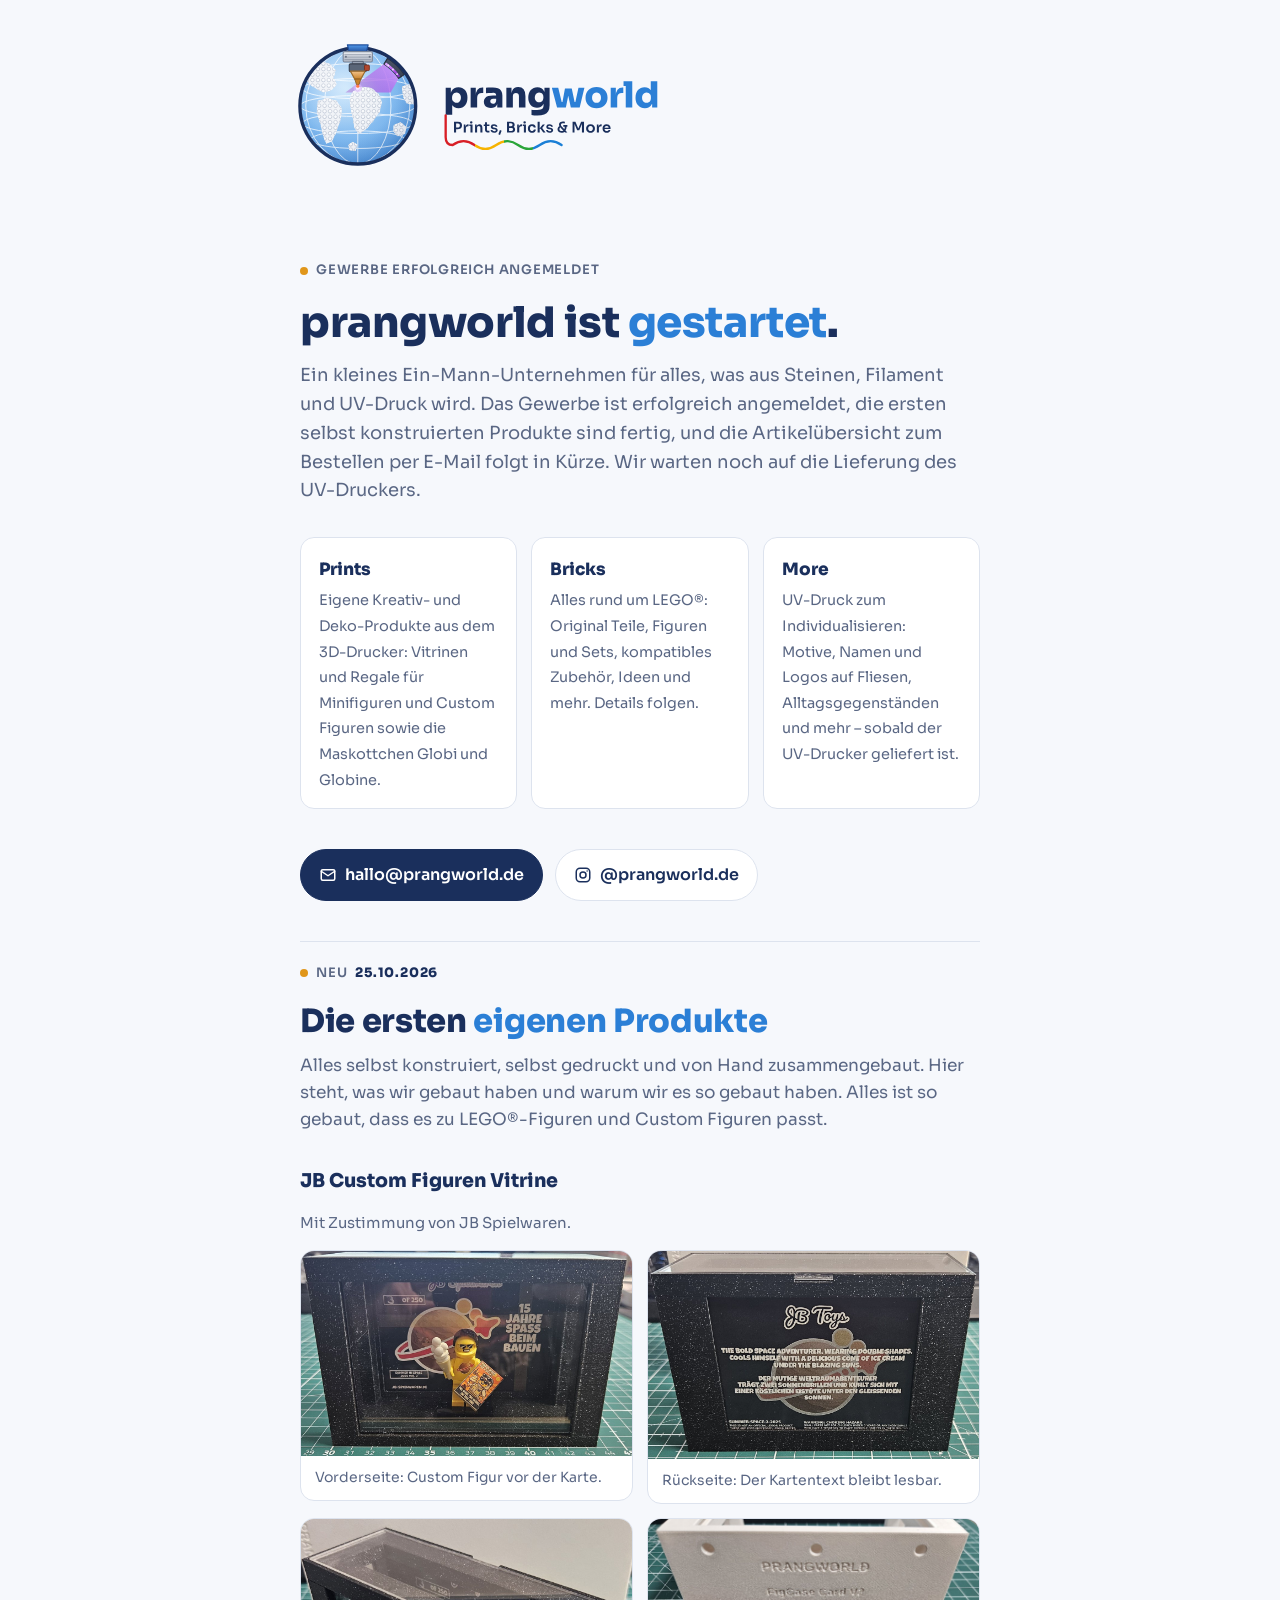
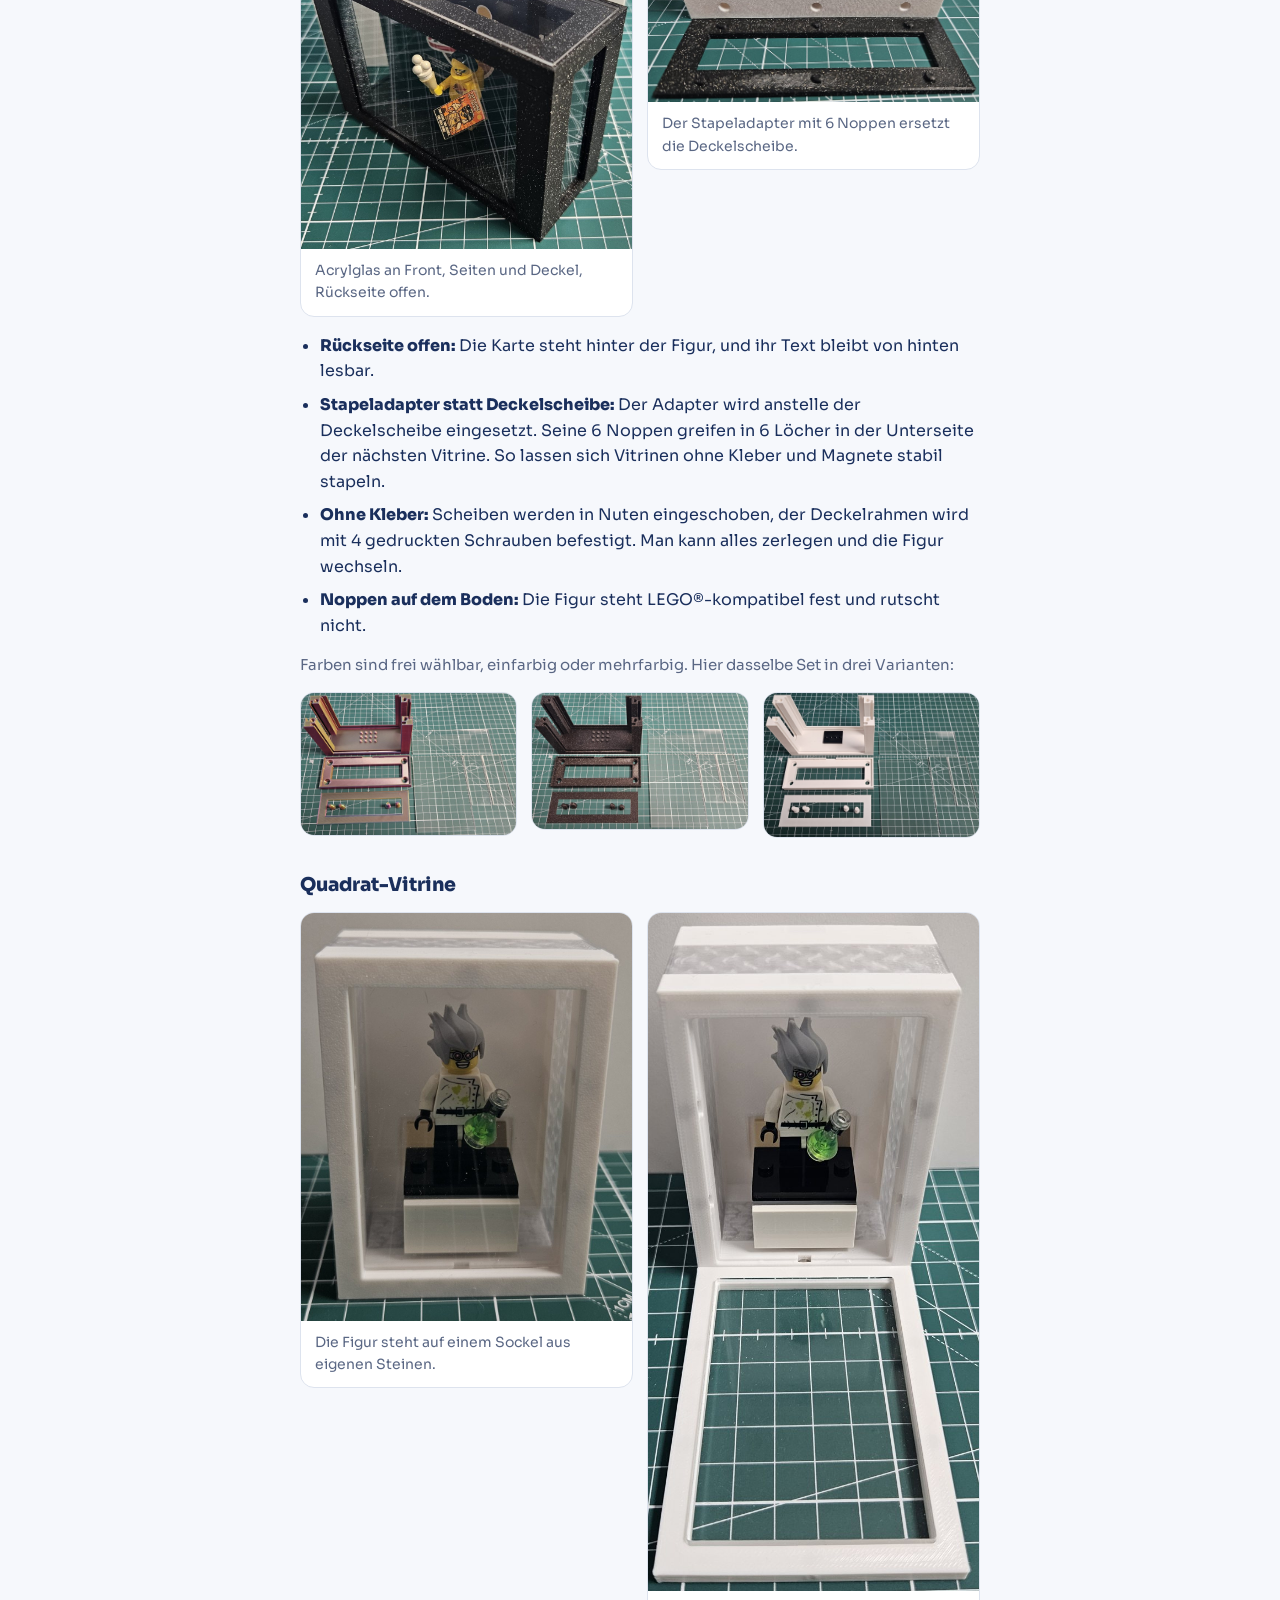
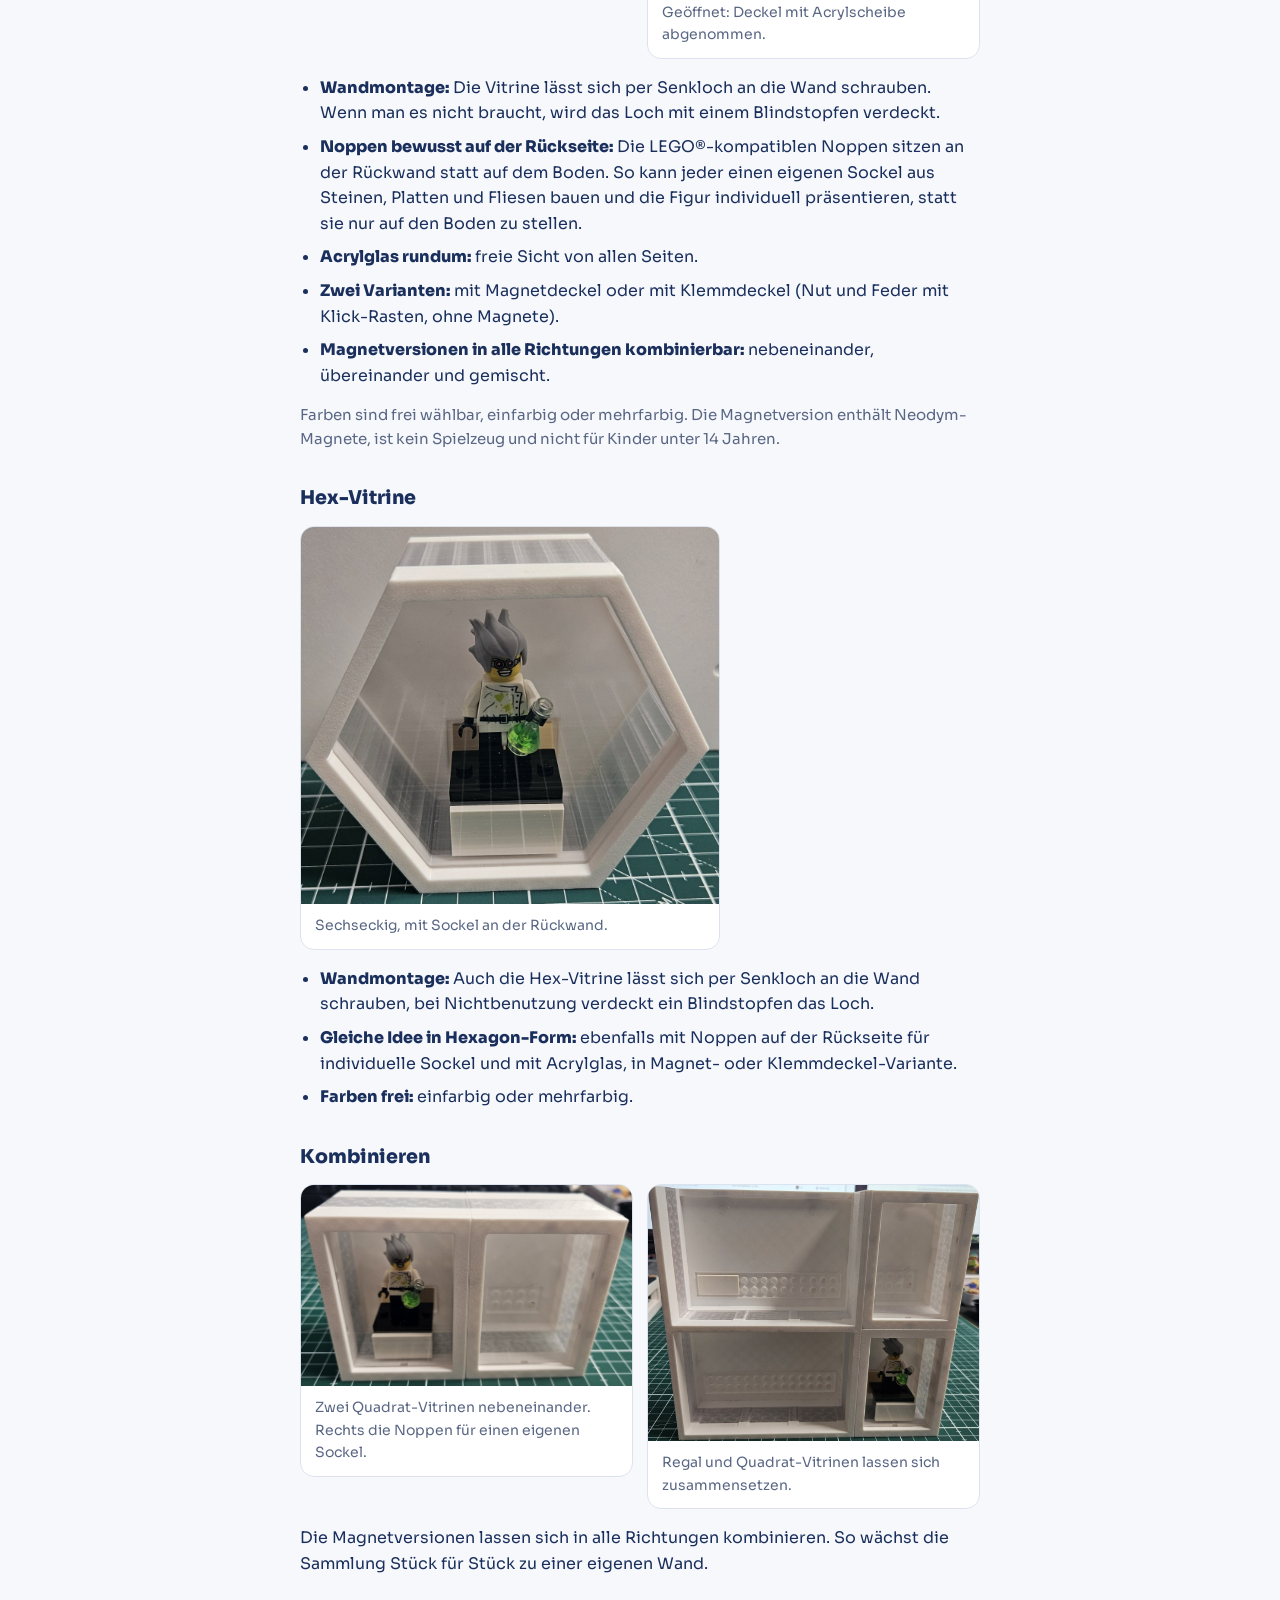
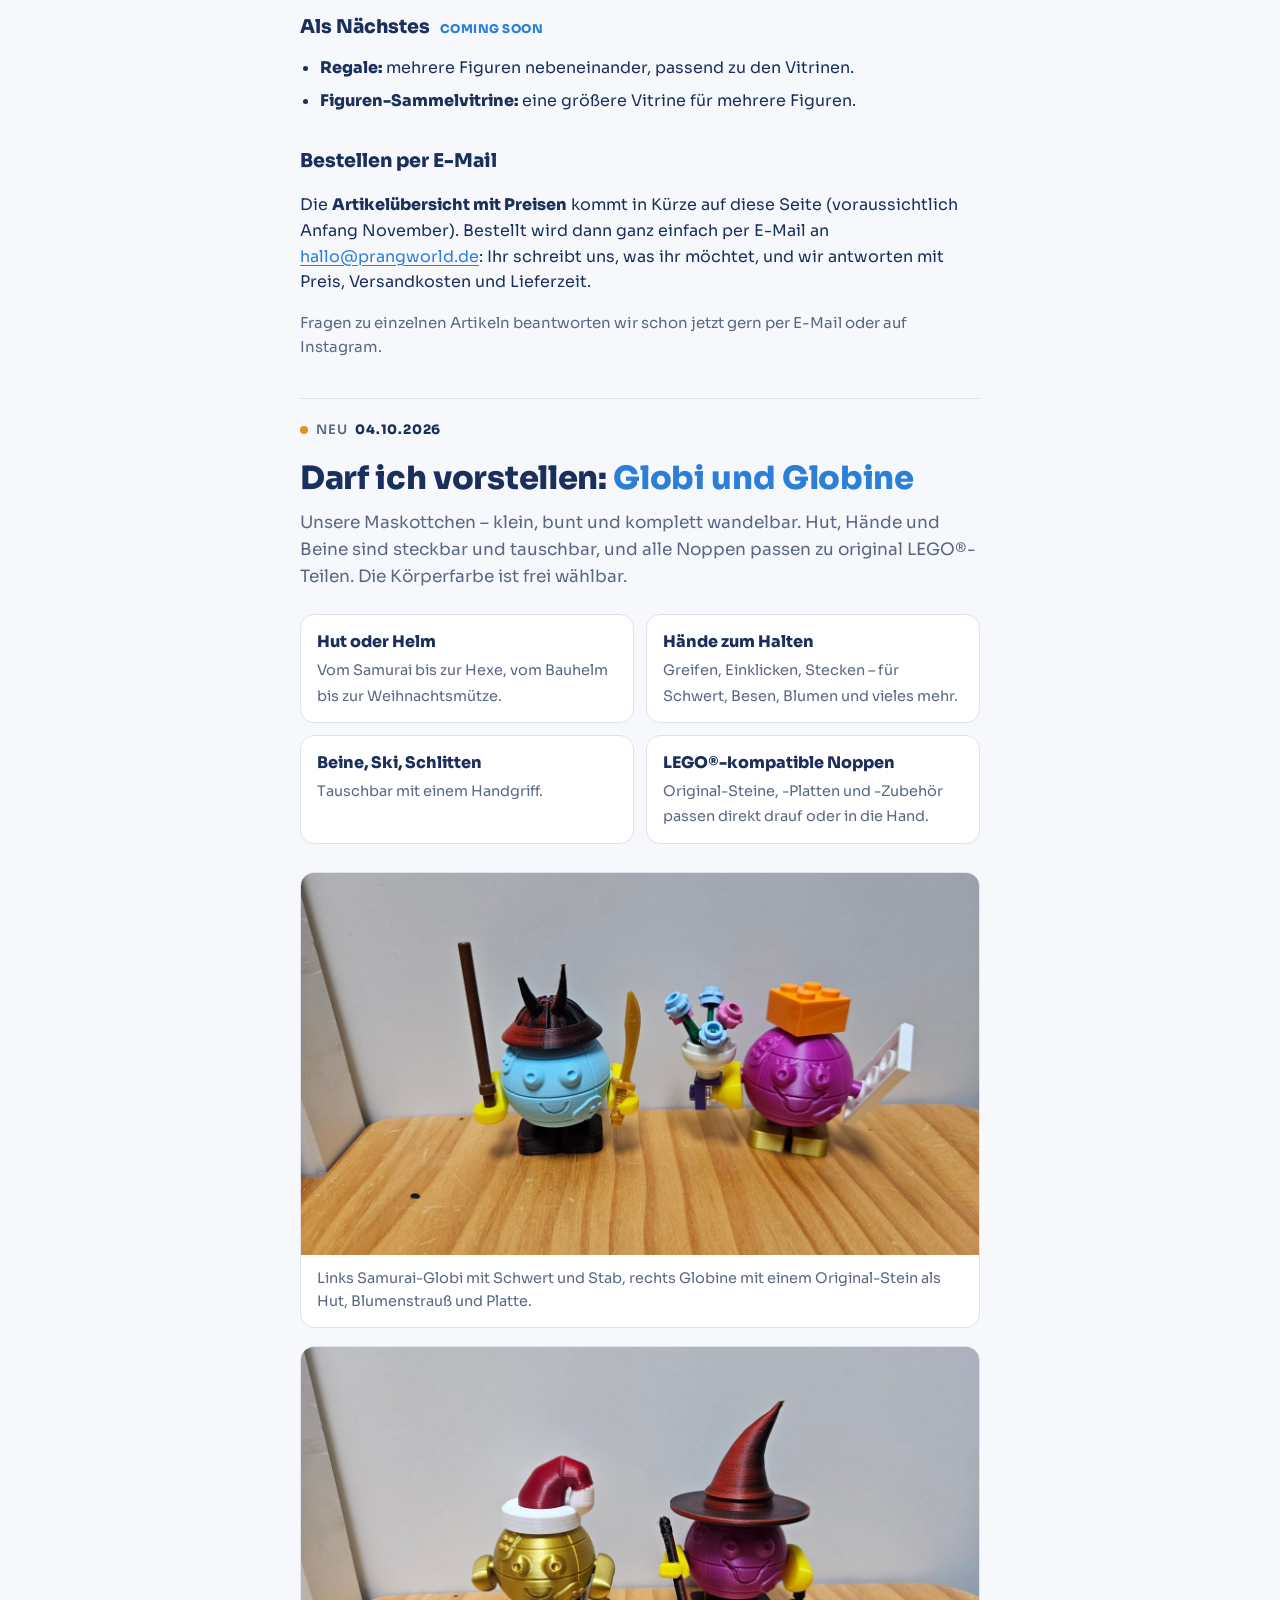
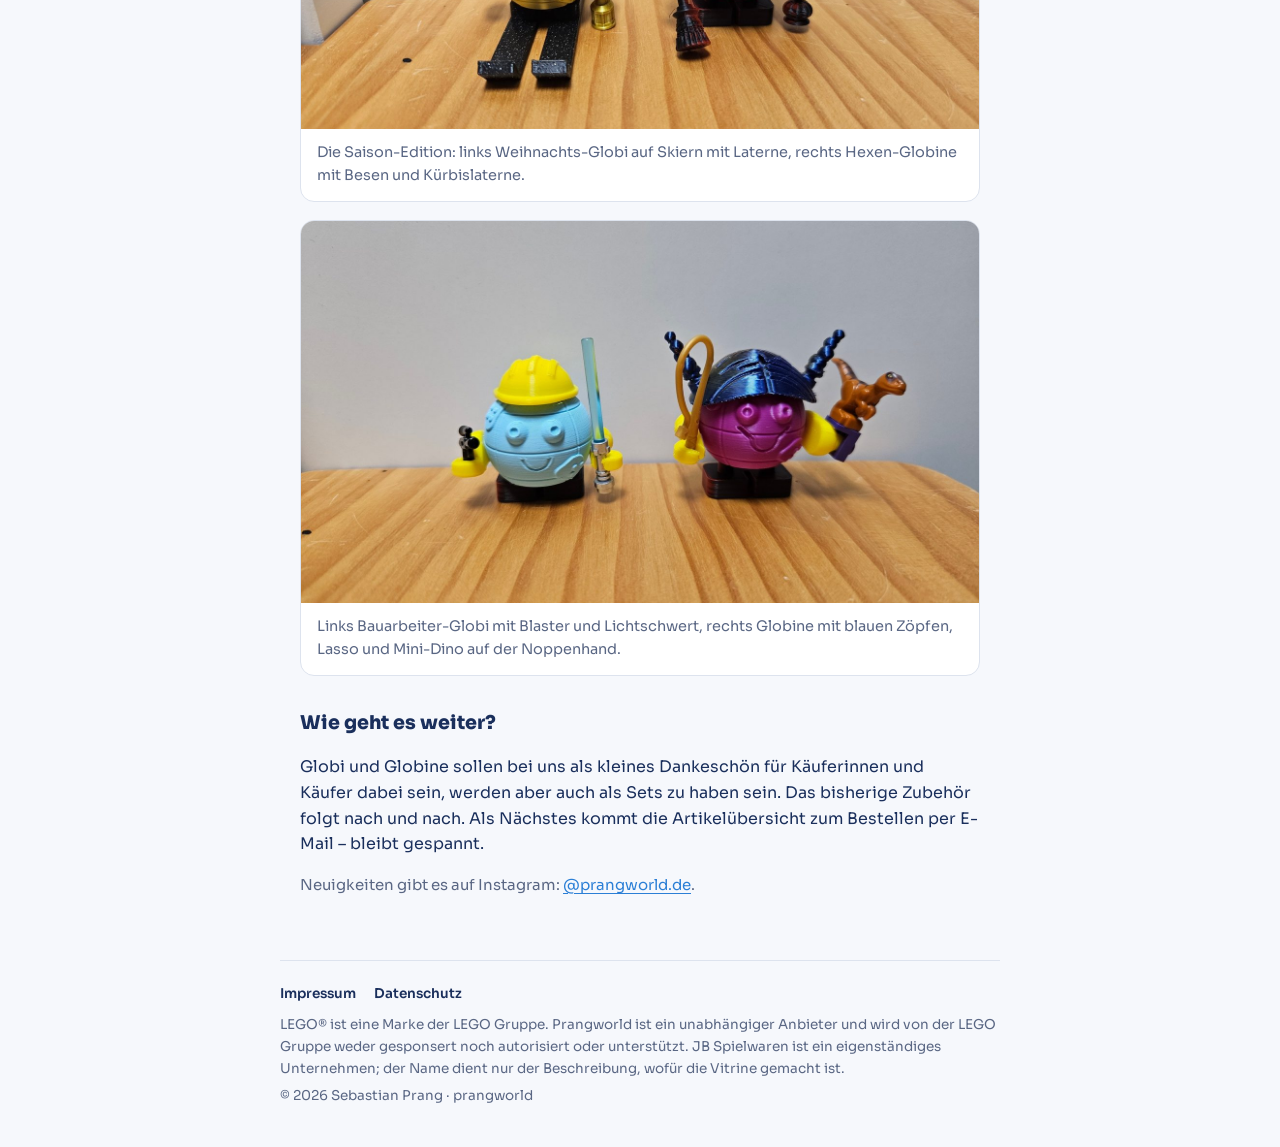
<file: index.html>
<!doctype html>
<html lang="de">
<head>
  <meta charset="utf-8">
  <meta name="viewport" content="width=device-width, initial-scale=1">
  <title>prangworld – Prints, Bricks &amp; More</title>
  <meta name="description" content="Prangworld ist gestartet: selbst konstruierte Vitrinen und Regale aus dem 3D-Drucker, die Maskottchen Globi und Globine mit LEGO®-kompatiblen Noppen und bald UV-Druck zum Individualisieren. Artikelübersicht zum Bestellen per E-Mail folgt in Kürze.">
  <link rel="canonical" href="https://prangworld.de/">
  <link rel="icon" href="assets/favicon.svg" type="image/svg+xml">
  <link rel="icon" href="assets/favicon-32.png" type="image/png" sizes="32x32">
  <link rel="apple-touch-icon" href="assets/apple-touch-icon.png">
  <meta property="og:title" content="prangworld – Prints, Bricks &amp; More">
  <meta property="og:description" content="3D-Druck · LEGO®-kompatibel · UV-Druck. Vitrinen, Regale, Globi und Globine. Die Artikelübersicht folgt in Kürze.">
  <meta property="og:image" content="https://prangworld.de/assets/og-image.png">
  <meta property="og:url" content="https://prangworld.de/">
  <meta property="og:type" content="website">
  <meta name="theme-color" content="#1a2f5c">
  <link rel="stylesheet" href="assets/style.css">
</head>
<body>
  <header class="site-head wrap">
    <a href="/" aria-label="prangworld – Startseite">
      <img class="logo logo-light" src="assets/logo-banner.svg" width="540" height="200" alt="prangworld – Prints, Bricks &amp; More">
      <img class="logo logo-dark" src="assets/logo-banner-dark.svg" width="540" height="200" alt="" aria-hidden="true">
    </a>
  </header>

  <main class="wrap">
    <section class="hero">
      <p class="badge">Gewerbe erfolgreich angemeldet</p>
      <h1>prangworld ist <span>gestartet</span>.</h1>
      <p class="lede">Ein kleines Ein-Mann-Unternehmen für alles, was aus Steinen, Filament und UV-Druck wird. Das Gewerbe ist erfolgreich angemeldet, die ersten selbst konstruierten Produkte sind fertig, und die Artikelübersicht zum Bestellen per E-Mail folgt in Kürze. Wir warten noch auf die Lieferung des UV-Druckers.</p>

      <ul class="areas">
        <li><b>Prints</b><span>Eigene Kreativ- und Deko-Produkte aus dem 3D-Drucker: Vitrinen und Regale für Minifiguren und Custom Figuren sowie die Maskottchen Globi und Globine.</span></li>
        <li><b>Bricks</b><span>Alles rund um LEGO®: Original Teile, Figuren und Sets, kompatibles Zubehör, Ideen und mehr. Details folgen.</span></li>
        <li><b>More</b><span>UV-Druck zum Individualisieren: Motive, Namen und Logos auf Fliesen, Alltagsgegenständen und mehr – sobald der UV-Drucker geliefert ist.</span></li>
      </ul>

      <div class="contact">
        <a class="btn primary" href="mailto:hallo@prangworld.de">
          <svg viewBox="0 0 24 24" fill="none" stroke="currentColor" stroke-width="2" stroke-linecap="round" stroke-linejoin="round" aria-hidden="true"><rect x="3" y="5" width="18" height="14" rx="2"/><path d="m3 7 9 6 9-6"/></svg>
          hallo@prangworld.de
        </a>
        <a class="btn" href="https://www.instagram.com/prangworld.de/" rel="me noopener" target="_blank">
          <svg viewBox="0 0 24 24" fill="none" stroke="currentColor" stroke-width="2" stroke-linecap="round" stroke-linejoin="round" aria-hidden="true"><rect x="3" y="3" width="18" height="18" rx="5"/><circle cx="12" cy="12" r="4"/><circle cx="17.5" cy="6.5" r="1" fill="currentColor" stroke="none"/></svg>
          @prangworld.de
        </a>
      </div>
    </section>

    <section class="news" aria-labelledby="produkte-titel">
      <p class="badge">Neu <time datetime="2026-10-25">25.10.2026</time></p>
      <h2 id="produkte-titel">Die ersten <span>eigenen Produkte</span></h2>
      <p class="lede">Alles selbst konstruiert, selbst gedruckt und von Hand zusammengebaut. Hier steht, was wir gebaut haben und warum wir es so gebaut haben. Alles ist so gebaut, dass es zu LEGO®-Figuren und Custom Figuren passt.</p>

      <article class="produkt">
        <h3>JB Custom Figuren Vitrine</h3>
        <p class="hint">Mit Zustimmung von JB Spielwaren.</p>
        <div class="fotos">
          <figure><img src="assets/vitrine-card-vorne.jpg" width="1200" height="742" loading="lazy" alt="Schwarze Glitzer-Vitrine von vorn mit Custom Figur und Karte dahinter."><figcaption>Vorderseite: Custom Figur vor der Karte.</figcaption></figure>
          <figure><img src="assets/vitrine-card-hinten.jpg" width="1200" height="754" loading="lazy" alt="Rückseite der Vitrine mit der Karte, deren Text durch die offene Rückseite lesbar ist."><figcaption>Rückseite: Der Kartentext bleibt lesbar.</figcaption></figure>
          <figure><img src="assets/vitrine-card-seitlich.jpg" width="1100" height="1096" loading="lazy" alt="Schwarze Glitzer-Vitrine mit Acrylscheiben schräg von oben, darin Figur und Karte."><figcaption>Acrylglas an Front, Seiten und Deckel, Rückseite offen.</figcaption></figure>
          <figure><img src="assets/vitrine-card-stapeladapter.jpg" width="1400" height="774" loading="lazy" alt="Weiße Vitrine mit sechs Löchern in der Unterseite und davor der Stapeladapter mit sechs Noppen."><figcaption>Der Stapeladapter mit 6 Noppen ersetzt die Deckelscheibe.</figcaption></figure>
        </div>
        <ul class="punkte">
          <li><b>Rückseite offen:</b> Die Karte steht hinter der Figur, und ihr Text bleibt von hinten lesbar.</li>
          <li><b>Stapeladapter statt Deckelscheibe:</b> Der Adapter wird anstelle der Deckelscheibe eingesetzt. Seine 6 Noppen greifen in 6 Löcher in der Unterseite der nächsten Vitrine. So lassen sich Vitrinen ohne Kleber und Magnete stabil stapeln.</li>
          <li><b>Ohne Kleber:</b> Scheiben werden in Nuten eingeschoben, der Deckelrahmen wird mit 4 gedruckten Schrauben befestigt. Man kann alles zerlegen und die Figur wechseln.</li>
          <li><b>Noppen auf dem Boden:</b> Die Figur steht LEGO®-kompatibel fest und rutscht nicht.</li>
        </ul>
        <p class="hint">Farben sind frei wählbar, einfarbig oder mehrfarbig. Hier dasselbe Set in drei Varianten:</p>
        <div class="fotos drei">
          <figure><img src="assets/vitrine-card-teile-farbeffekt.jpg" width="1100" height="724" loading="lazy" alt="Alle Einzelteile der Vitrine in einem mehrfarbigen Filament mit Regenbogeneffekt, daneben zugeschnittene Acrylscheiben."></figure>
          <figure><img src="assets/vitrine-card-teile-schwarz.jpg" width="1100" height="695" loading="lazy" alt="Alle Einzelteile der Vitrine in Schwarz mit Glitzer, daneben zugeschnittene Acrylscheiben."></figure>
          <figure><img src="assets/vitrine-card-teile-weiss.jpg" width="1100" height="732" loading="lazy" alt="Alle Einzelteile der Vitrine in Weiß, daneben zugeschnittene Acrylscheiben."></figure>
        </div>
      </article>

      <article class="produkt">
        <h3>Quadrat-Vitrine</h3>
        <div class="fotos">
          <figure><img src="assets/vitrine-quadrat.jpg" width="900" height="1108" loading="lazy" alt="Weiße Quadrat-Vitrine mit Acrylscheiben, darin eine Minifigur auf einem Sockel aus LEGO-Teilen."><figcaption>Die Figur steht auf einem Sockel aus eigenen Steinen.</figcaption></figure>
          <figure><img src="assets/vitrine-quadrat-offen.jpg" width="600" height="1229" loading="lazy" alt="Geöffnete Quadrat-Vitrine, davor der abgenommene Deckel mit Acrylscheibe."><figcaption>Geöffnet: Deckel mit Acrylscheibe abgenommen.</figcaption></figure>
        </div>
        <ul class="punkte">
          <li><b>Wandmontage:</b> Die Vitrine lässt sich per Senkloch an die Wand schrauben. Wenn man es nicht braucht, wird das Loch mit einem Blindstopfen verdeckt.</li>
          <li><b>Noppen bewusst auf der Rückseite:</b> Die LEGO®-kompatiblen Noppen sitzen an der Rückwand statt auf dem Boden. So kann jeder einen eigenen Sockel aus Steinen, Platten und Fliesen bauen und die Figur individuell präsentieren, statt sie nur auf den Boden zu stellen.</li>
          <li><b>Acrylglas rundum:</b> freie Sicht von allen Seiten.</li>
          <li><b>Zwei Varianten:</b> mit Magnetdeckel oder mit Klemmdeckel (Nut und Feder mit Klick-Rasten, ohne Magnete).</li>
          <li><b>Magnetversionen in alle Richtungen kombinierbar:</b> nebeneinander, übereinander und gemischt.</li>
        </ul>
        <p class="hint">Farben sind frei wählbar, einfarbig oder mehrfarbig. Die Magnetversion enthält Neodym-Magnete, ist kein Spielzeug und nicht für Kinder unter 14 Jahren.</p>
      </article>

      <article class="produkt">
        <h3>Hex-Vitrine</h3>
        <div class="fotos einzeln">
          <figure><img src="assets/vitrine-hex.jpg" width="1100" height="994" loading="lazy" alt="Weiße sechseckige Vitrine mit Acrylscheibe, darin eine Minifigur auf einem Sockel an der Rückwand."><figcaption>Sechseckig, mit Sockel an der Rückwand.</figcaption></figure>
        </div>
        <ul class="punkte">
          <li><b>Wandmontage:</b> Auch die Hex-Vitrine lässt sich per Senkloch an die Wand schrauben, bei Nichtbenutzung verdeckt ein Blindstopfen das Loch.</li>
          <li><b>Gleiche Idee in Hexagon-Form:</b> ebenfalls mit Noppen auf der Rückseite für individuelle Sockel und mit Acrylglas, in Magnet- oder Klemmdeckel-Variante.</li>
          <li><b>Farben frei:</b> einfarbig oder mehrfarbig.</li>
        </ul>
      </article>

      <article class="produkt">
        <h3>Kombinieren</h3>
        <div class="fotos">
          <figure><img src="assets/vitrine-kombi-quadrat.jpg" width="1400" height="851" loading="lazy" alt="Zwei Quadrat-Vitrinen nebeneinander, links mit Figur, rechts mit Noppen an der Rückwand."><figcaption>Zwei Quadrat-Vitrinen nebeneinander. Rechts die Noppen für einen eigenen Sockel.</figcaption></figure>
          <figure><img src="assets/vitrine-kombi-regal.jpg" width="1200" height="929" loading="lazy" alt="Ein großes Regal mit zwei Fächern und zwei übereinander gesetzte Quadrat-Vitrinen daneben."><figcaption>Regal und Quadrat-Vitrinen lassen sich zusammensetzen.</figcaption></figure>
        </div>
        <p>Die Magnetversionen lassen sich in alle Richtungen kombinieren. So wächst die Sammlung Stück für Stück zu einer eigenen Wand.</p>
      </article>

      <article class="produkt soon">
        <h3>Als Nächstes <em>Coming soon</em></h3>
        <ul class="punkte">
          <li><b>Regale:</b> mehrere Figuren nebeneinander, passend zu den Vitrinen.</li>
          <li><b>Figuren-Sammelvitrine:</b> eine größere Vitrine für mehrere Figuren.</li>
        </ul>
      </article>

      <h3>Bestellen per E-Mail</h3>
      <p>Die <b>Artikelübersicht mit Preisen</b> kommt in Kürze auf diese Seite (voraussichtlich Anfang November). Bestellt wird dann ganz einfach per E-Mail an <a href="mailto:hallo@prangworld.de">hallo@prangworld.de</a>: Ihr schreibt uns, was ihr möchtet, und wir antworten mit Preis, Versandkosten und Lieferzeit.</p>
      <p class="hint">Fragen zu einzelnen Artikeln beantworten wir schon jetzt gern per E-Mail oder auf Instagram.</p>
    </section>

    <section class="showcase" aria-labelledby="globi-titel">
      <p class="badge">Neu <time datetime="2026-10-04">04.10.2026</time></p>
      <h2 id="globi-titel">Darf ich vorstellen: <span>Globi und Globine</span></h2>
      <p class="lede">Unsere Maskottchen – klein, bunt und komplett wandelbar. Hut, Hände und Beine sind steckbar und tauschbar, und alle Noppen passen zu original LEGO®-Teilen. Die Körperfarbe ist frei wählbar.</p>

      <ul class="features">
        <li><b>Hut oder Helm</b><span>Vom Samurai bis zur Hexe, vom Bauhelm bis zur Weihnachtsmütze.</span></li>
        <li><b>Hände zum Halten</b><span>Greifen, Einklicken, Stecken – für Schwert, Besen, Blumen und vieles mehr.</span></li>
        <li><b>Beine, Ski, Schlitten</b><span>Tauschbar mit einem Handgriff.</span></li>
        <li><b>LEGO®-kompatible Noppen</b><span>Original-Steine, -Platten und -Zubehör passen direkt drauf oder in die Hand.</span></li>
      </ul>

      <div class="gallery">
        <figure>
          <img src="assets/globi-1.jpg" width="1400" height="788" loading="lazy" alt="Zwei bunte Kugelfiguren: ein blauer mit Samurai-Helm, Schwert und Stab, ein pinker mit orangem LEGO-Stein als Hut, Blumenstrauß und Platte.">
          <figcaption>Links Samurai-Globi mit Schwert und Stab, rechts Globine mit einem Original-Stein als Hut, Blumenstrauß und Platte.</figcaption>
        </figure>
        <figure>
          <img src="assets/globi-2.jpg" width="1400" height="788" loading="lazy" alt="Eine goldene Kugelfigur mit Weihnachtsmütze auf Skiern mit Laterne und eine pinke mit Hexenhut, Besen und Kürbislaterne.">
          <figcaption>Die Saison-Edition: links Weihnachts-Globi auf Skiern mit Laterne, rechts Hexen-Globine mit Besen und Kürbislaterne.</figcaption>
        </figure>
        <figure>
          <img src="assets/globi-3.jpg" width="1400" height="788" loading="lazy" alt="Eine blaue Kugelfigur mit Bauhelm, Blaster und Lichtschwert und eine pinke mit blauen Zöpfen und kleinem Dino in der Hand.">
          <figcaption>Links Bauarbeiter-Globi mit Blaster und Lichtschwert, rechts Globine mit blauen Zöpfen, Lasso und Mini-Dino auf der Noppenhand.</figcaption>
        </figure>
      </div>

      <h3>Wie geht es weiter?</h3>
      <p>Globi und Globine sollen bei uns als kleines Dankeschön für Käuferinnen und Käufer dabei sein, werden aber auch als Sets zu haben sein. Das bisherige Zubehör folgt nach und nach. Als Nächstes kommt die Artikelübersicht zum Bestellen per E-Mail – bleibt gespannt.</p>
      <p class="hint">Neuigkeiten gibt es auf Instagram: <a href="https://www.instagram.com/prangworld.de/" rel="me noopener" target="_blank">@prangworld.de</a>.</p>
    </section>
  </main>

  <footer class="site-foot wrap">
    <nav aria-label="Rechtliches">
      <a href="impressum.html">Impressum</a>
      <a href="datenschutz.html">Datenschutz</a>
    </nav>
    <p>LEGO® ist eine Marke der LEGO Gruppe. Prangworld ist ein unabhängiger Anbieter und wird von der LEGO Gruppe weder gesponsert noch autorisiert oder unterstützt. JB Spielwaren ist ein eigenständiges Unternehmen; der Name dient nur der Beschreibung, wofür die Vitrine gemacht ist.</p>
    <p>© 2026 Sebastian Prang · prangworld</p>
  </footer>
</body>
</html>
</file>
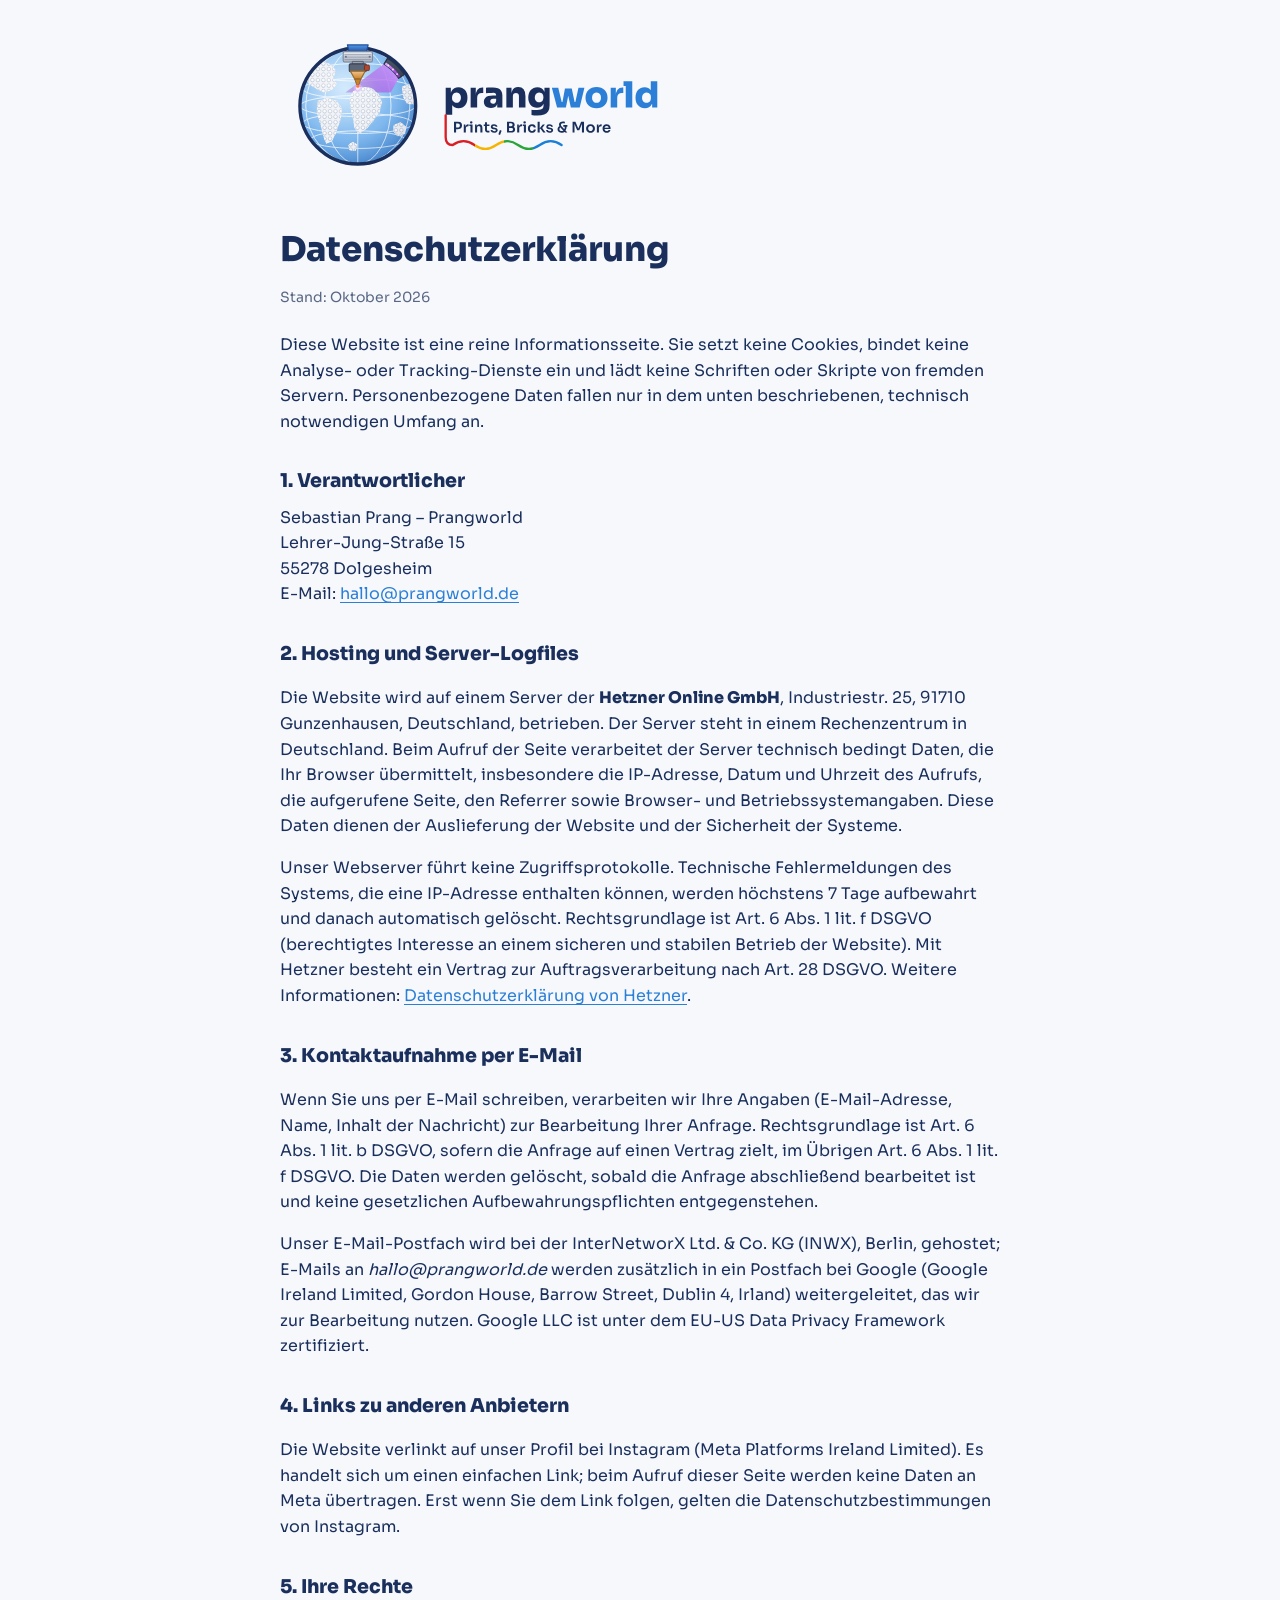
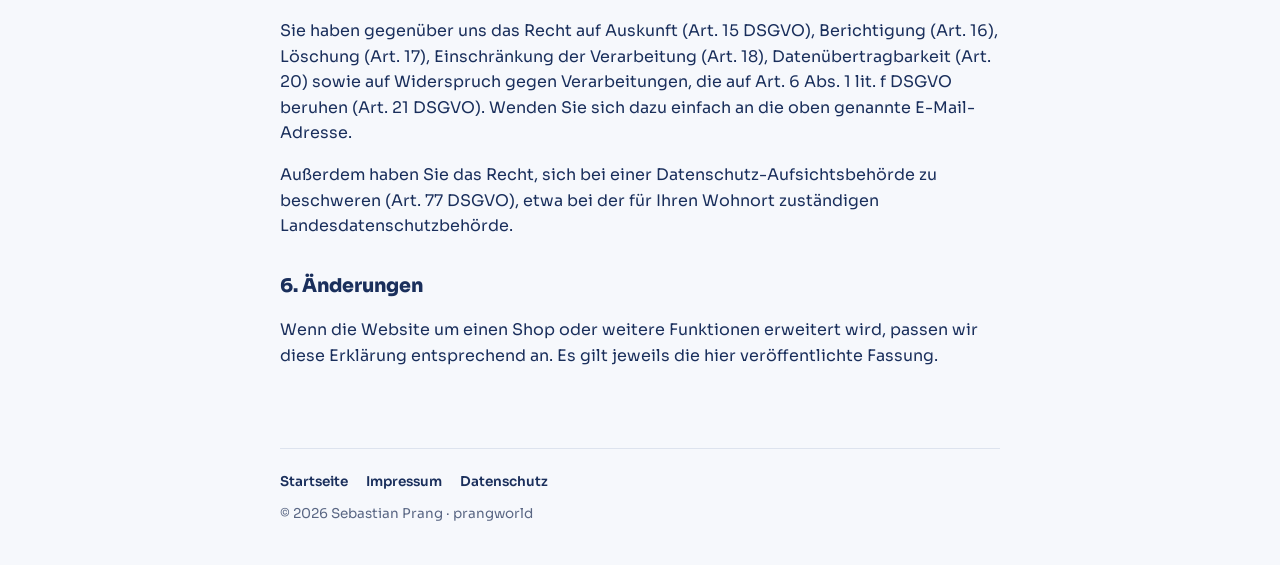
<file: datenschutz.html>
<!doctype html>
<html lang="de">
<head>
  <meta charset="utf-8">
  <meta name="viewport" content="width=device-width, initial-scale=1">
  <title>Datenschutzerklärung – prangworld</title>
  <meta name="robots" content="noindex, follow">
  <link rel="icon" href="assets/favicon.svg" type="image/svg+xml">
  <link rel="apple-touch-icon" href="assets/apple-touch-icon.png">
  <meta name="theme-color" content="#1a2f5c">
  <link rel="stylesheet" href="assets/style.css">
</head>
<body>
  <header class="site-head wrap">
    <a href="/" aria-label="prangworld – Startseite">
      <img class="logo logo-light" src="assets/logo-banner.svg" width="540" height="200" alt="prangworld – Prints, Bricks &amp; More">
      <img class="logo logo-dark" src="assets/logo-banner-dark.svg" width="540" height="200" alt="" aria-hidden="true">
    </a>
  </header>

  <main class="wrap page">
    <h1>Datenschutzerklärung</h1>
    <p class="meta">Stand: Oktober 2026</p>

    <p>Diese Website ist eine reine Informationsseite. Sie setzt keine Cookies, bindet keine Analyse- oder Tracking-Dienste ein und lädt keine Schriften oder Skripte von fremden Servern. Personenbezogene Daten fallen nur in dem unten beschriebenen, technisch notwendigen Umfang an.</p>

    <h2>1. Verantwortlicher</h2>
    <address>
      Sebastian Prang – Prangworld<br>
      Lehrer-Jung-Straße 15<br>
      55278 Dolgesheim<br>
      E-Mail: <a href="mailto:hallo@prangworld.de">hallo@prangworld.de</a>
    </address>

    <h2>2. Hosting und Server-Logfiles</h2>
    <p>Die Website wird auf einem Server der <strong>Hetzner Online GmbH</strong>, Industriestr. 25, 91710 Gunzenhausen, Deutschland, betrieben. Der Server steht in einem Rechenzentrum in Deutschland. Beim Aufruf der Seite verarbeitet der Server technisch bedingt Daten, die Ihr Browser übermittelt, insbesondere die IP-Adresse, Datum und Uhrzeit des Aufrufs, die aufgerufene Seite, den Referrer sowie Browser- und Betriebssystemangaben. Diese Daten dienen der Auslieferung der Website und der Sicherheit der Systeme.</p>
    <p>Unser Webserver führt keine Zugriffsprotokolle. Technische Fehlermeldungen des Systems, die eine IP-Adresse enthalten können, werden höchstens 7 Tage aufbewahrt und danach automatisch gelöscht. Rechtsgrundlage ist Art. 6 Abs. 1 lit. f DSGVO (berechtigtes Interesse an einem sicheren und stabilen Betrieb der Website). Mit Hetzner besteht ein Vertrag zur Auftragsverarbeitung nach Art. 28 DSGVO. Weitere Informationen: <a href="https://www.hetzner.com/de/legal/privacy-policy/" rel="noopener" target="_blank">Datenschutzerklärung von Hetzner</a>.</p>

    <h2>3. Kontaktaufnahme per E-Mail</h2>
    <p>Wenn Sie uns per E-Mail schreiben, verarbeiten wir Ihre Angaben (E-Mail-Adresse, Name, Inhalt der Nachricht) zur Bearbeitung Ihrer Anfrage. Rechtsgrundlage ist Art. 6 Abs. 1 lit. b DSGVO, sofern die Anfrage auf einen Vertrag zielt, im Übrigen Art. 6 Abs. 1 lit. f DSGVO. Die Daten werden gelöscht, sobald die Anfrage abschließend bearbeitet ist und keine gesetzlichen Aufbewahrungspflichten entgegenstehen.</p>
    <p>Unser E-Mail-Postfach wird bei der InterNetworX Ltd. &amp; Co. KG (INWX), Berlin, gehostet; E-Mails an <em>hallo@prangworld.de</em> werden zusätzlich in ein Postfach bei Google (Google Ireland Limited, Gordon House, Barrow Street, Dublin 4, Irland) weitergeleitet, das wir zur Bearbeitung nutzen. Google LLC ist unter dem EU-US Data Privacy Framework zertifiziert.</p>

    <h2>4. Links zu anderen Anbietern</h2>
    <p>Die Website verlinkt auf unser Profil bei Instagram (Meta Platforms Ireland Limited). Es handelt sich um einen einfachen Link; beim Aufruf dieser Seite werden keine Daten an Meta übertragen. Erst wenn Sie dem Link folgen, gelten die Datenschutzbestimmungen von Instagram.</p>

    <h2>5. Ihre Rechte</h2>
    <p>Sie haben gegenüber uns das Recht auf Auskunft (Art. 15 DSGVO), Berichtigung (Art. 16), Löschung (Art. 17), Einschränkung der Verarbeitung (Art. 18), Datenübertragbarkeit (Art. 20) sowie auf Widerspruch gegen Verarbeitungen, die auf Art. 6 Abs. 1 lit. f DSGVO beruhen (Art. 21 DSGVO). Wenden Sie sich dazu einfach an die oben genannte E-Mail-Adresse.</p>
    <p>Außerdem haben Sie das Recht, sich bei einer Datenschutz-Aufsichtsbehörde zu beschweren (Art. 77 DSGVO), etwa bei der für Ihren Wohnort zuständigen Landesdatenschutzbehörde.</p>

    <h2>6. Änderungen</h2>
    <p>Wenn die Website um einen Shop oder weitere Funktionen erweitert wird, passen wir diese Erklärung entsprechend an. Es gilt jeweils die hier veröffentlichte Fassung.</p>
  </main>

  <footer class="site-foot wrap">
    <nav aria-label="Rechtliches">
      <a href="/">Startseite</a>
      <a href="impressum.html">Impressum</a>
      <a href="datenschutz.html">Datenschutz</a>
    </nav>
    <p>© 2026 Sebastian Prang · prangworld</p>
  </footer>
</body>
</html>
</file>
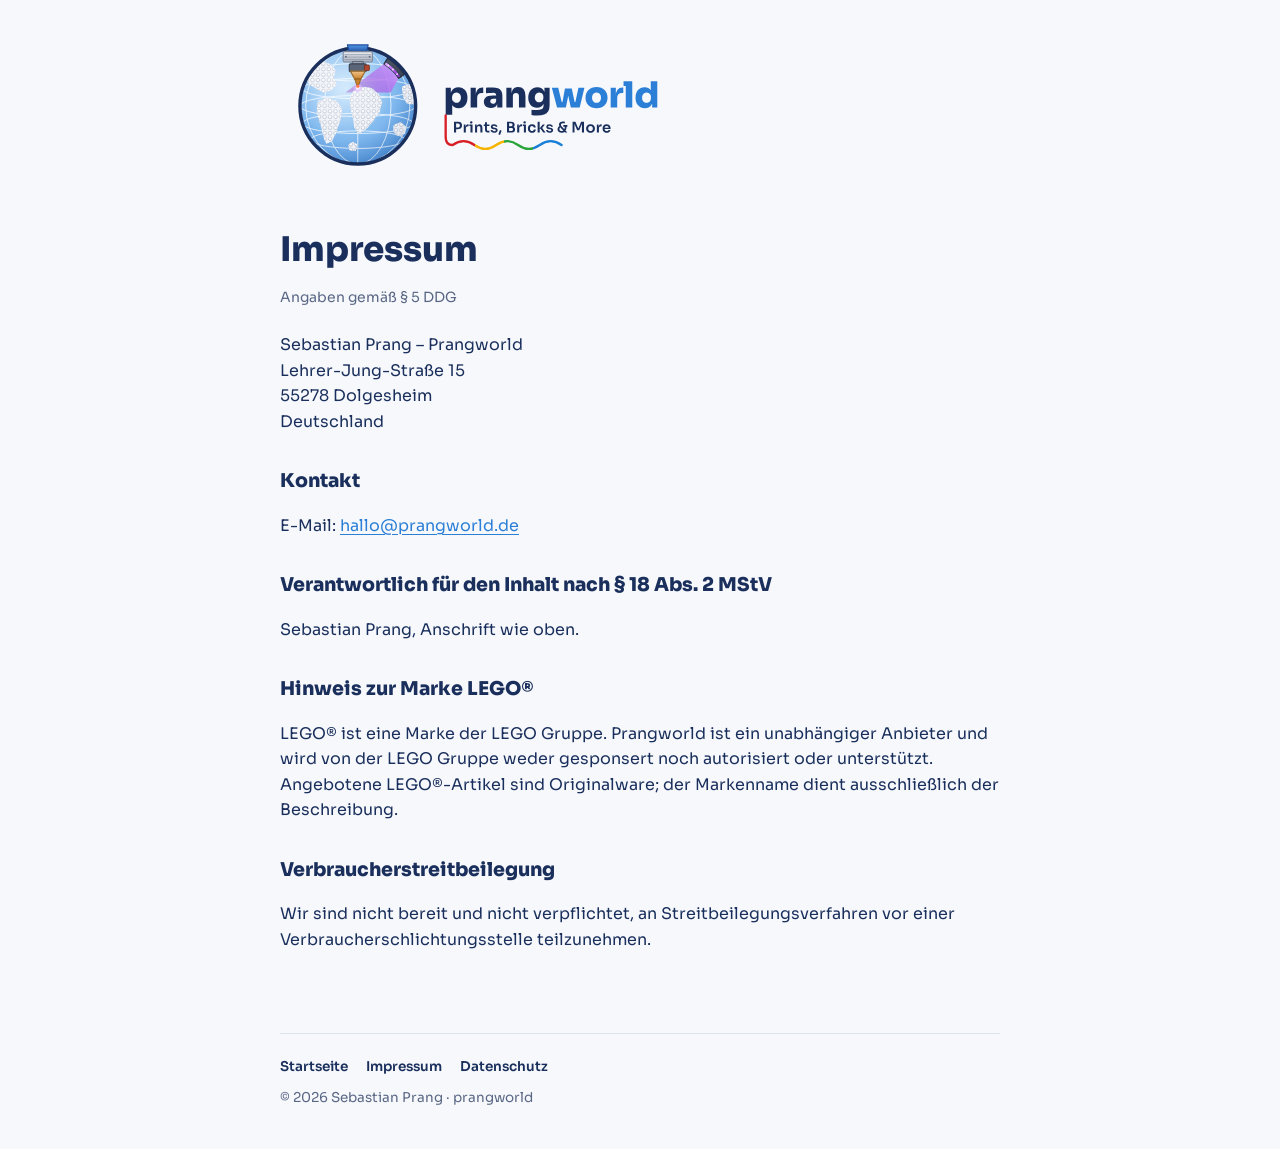
<file: impressum.html>
<!doctype html>
<html lang="de">
<head>
  <meta charset="utf-8">
  <meta name="viewport" content="width=device-width, initial-scale=1">
  <title>Impressum – prangworld</title>
  <meta name="robots" content="noindex, follow">
  <link rel="icon" href="assets/favicon.svg" type="image/svg+xml">
  <link rel="apple-touch-icon" href="assets/apple-touch-icon.png">
  <meta name="theme-color" content="#1a2f5c">
  <link rel="stylesheet" href="assets/style.css">
</head>
<body>
  <header class="site-head wrap">
    <a href="/" aria-label="prangworld – Startseite">
      <img class="logo logo-light" src="assets/logo-banner.svg" width="540" height="200" alt="prangworld – Prints, Bricks &amp; More">
      <img class="logo logo-dark" src="assets/logo-banner-dark.svg" width="540" height="200" alt="" aria-hidden="true">
    </a>
  </header>

  <main class="wrap page">
    <h1>Impressum</h1>
    <p class="meta">Angaben gemäß § 5 DDG</p>

    <address>
      Sebastian Prang – Prangworld<br>
      Lehrer-Jung-Straße 15<br>
      55278 Dolgesheim<br>
      Deutschland
    </address>

    <h2>Kontakt</h2>
    <p>E-Mail: <a href="mailto:hallo@prangworld.de">hallo@prangworld.de</a></p>

    <h2>Verantwortlich für den Inhalt nach § 18 Abs. 2 MStV</h2>
    <p>Sebastian Prang, Anschrift wie oben.</p>

    <h2>Hinweis zur Marke LEGO®</h2>
    <p>LEGO® ist eine Marke der LEGO Gruppe. Prangworld ist ein unabhängiger Anbieter und wird von der LEGO Gruppe weder gesponsert noch autorisiert oder unterstützt. Angebotene LEGO®-Artikel sind Originalware; der Markenname dient ausschließlich der Beschreibung.</p>

    <h2>Verbraucherstreitbeilegung</h2>
    <p>Wir sind nicht bereit und nicht verpflichtet, an Streitbeilegungsverfahren vor einer Verbraucherschlichtungsstelle teilzunehmen.</p>
  </main>

  <footer class="site-foot wrap">
    <nav aria-label="Rechtliches">
      <a href="/">Startseite</a>
      <a href="impressum.html">Impressum</a>
      <a href="datenschutz.html">Datenschutz</a>
    </nav>
    <p>© 2026 Sebastian Prang · prangworld</p>
  </footer>
</body>
</html>
</file>
<file: assets/style.css>
/* prangworld.de – schlichtes Stylesheet, keine externen Abhängigkeiten */
@font-face { font-family: "Sora"; font-weight: 400; font-display: swap; src: url("fonts/Sora-400.woff2") format("woff2"); }
@font-face { font-family: "Sora"; font-weight: 600; font-display: swap; src: url("fonts/Sora-600.woff2") format("woff2"); }
@font-face { font-family: "Sora"; font-weight: 800; font-display: swap; src: url("fonts/Sora-800.woff2") format("woff2"); }

:root {
  --navy: #1a2f5c;
  --blue: #2b7fd6;
  --ink: #1a2f5c;
  --ink-2: #5a6784;
  --ground: #f6f8fc;
  --card: #ffffff;
  --line: #dde3ee;
  --accent: #2b7fd6;
  --focus: #e0961a;
}
@media (prefers-color-scheme: dark) {
  :root {
    --ink: #eef1f7;
    --ink-2: #a2acc0;
    --ground: #0f1521;
    --card: #171f30;
    --line: #2a3448;
    --accent: #7fb8ee;
  }
}

* { box-sizing: border-box; }
html { color-scheme: light dark; }
body {
  margin: 0;
  background: var(--ground);
  color: var(--ink);
  font-family: "Sora", system-ui, -apple-system, "Segoe UI", Roboto, sans-serif;
  font-size: 16px;
  line-height: 1.6;
  -webkit-font-smoothing: antialiased;
}
a { color: var(--accent); text-decoration-thickness: 1px; text-underline-offset: 3px; }
a:focus-visible, button:focus-visible { outline: 3px solid var(--focus); outline-offset: 3px; border-radius: 4px; }

.wrap { max-width: 720px; margin: 0 auto; padding: 0 20px; }

/* Kopf */
.site-head { padding: 28px 0 8px; }
.site-head a { display: inline-block; line-height: 0; }
.logo { width: min(100%, 420px); height: auto; }
.logo-dark { display: none; }
@media (prefers-color-scheme: dark) {
  .logo-light { display: none; }
  .logo-dark { display: block; }
}

/* Startseite */
.hero { padding: 48px 0 40px; }
.hero h1 { font-size: clamp(30px, 5vw, 42px); font-weight: 800; letter-spacing: -0.01em; line-height: 1.15; margin: 0 0 14px; text-wrap: balance; }
.hero h1 span { color: var(--accent); }
.hero p.lede { font-size: 18px; color: var(--ink-2); margin: 0 0 32px; max-width: 56ch; }
.badge { display: inline-flex; align-items: center; gap: 8px; font-size: 13px; font-weight: 600; letter-spacing: .06em; text-transform: uppercase; color: var(--ink-2); margin-bottom: 18px; }
.badge time { color: var(--ink); font-weight: 800; }
.badge::before { content: ""; width: 8px; height: 8px; border-radius: 50%; background: var(--focus); }

.areas { display: grid; grid-template-columns: repeat(auto-fit, minmax(200px, 1fr)); gap: 14px; margin: 0 0 40px; padding: 0; list-style: none; }
.areas li { background: var(--card); border: 1px solid var(--line); border-radius: 14px; padding: 18px 18px 16px; }
.areas b { display: block; font-size: 17px; font-weight: 800; margin-bottom: 4px; }
.areas span { color: var(--ink-2); font-size: 14.5px; }

.contact { display: flex; flex-wrap: wrap; gap: 12px; align-items: center; }
.btn { display: inline-flex; align-items: center; gap: 8px; padding: 12px 18px; border-radius: 999px; font-weight: 600; text-decoration: none; border: 1px solid var(--line); background: var(--card); color: var(--ink); }
.btn.primary { background: var(--navy); border-color: var(--navy); color: #fff; }
@media (prefers-color-scheme: dark) { .btn.primary { background: var(--blue); border-color: var(--blue); } }
.btn svg { width: 18px; height: 18px; }

/* Textseiten */
.page { padding: 24px 0 40px; }
.page h1 { font-size: clamp(26px, 4vw, 34px); font-weight: 800; margin: 0 0 8px; }
.page h2 { font-size: 19px; font-weight: 800; margin: 32px 0 8px; }
.page h3 { font-size: 16px; font-weight: 600; margin: 22px 0 6px; }
.page p, .page li { max-width: 68ch; }
.page .meta { color: var(--ink-2); font-size: 14px; margin: 0 0 24px; }
.page address { font-style: normal; }
.placeholder { background: #fff3cd; color: #6b4e00; padding: 0 4px; border-radius: 3px; }
@media (prefers-color-scheme: dark) { .placeholder { background: #4a3a10; color: #ffe08a; } }

/* Fuß */
.site-foot { border-top: 1px solid var(--line); margin-top: 24px; padding: 22px 0 40px; font-size: 13.5px; color: var(--ink-2); }
.site-foot nav { display: flex; flex-wrap: wrap; gap: 6px 18px; margin-bottom: 10px; }
.site-foot nav a { color: var(--ink); text-decoration: none; font-weight: 600; }
.site-foot nav a:hover { text-decoration: underline; }
.site-foot p { margin: 6px 0 0; max-width: 72ch; }

@media (prefers-reduced-motion: no-preference) {
  .hero > * { animation: rise .5s ease-out both; }
  .hero > *:nth-child(2) { animation-delay: .06s; }
  .hero > *:nth-child(3) { animation-delay: .12s; }
  .hero > *:nth-child(4) { animation-delay: .18s; }
  .hero > *:nth-child(5) { animation-delay: .24s; }
  @keyframes rise { from { opacity: 0; transform: translateY(8px); } to { opacity: 1; transform: none; } }
}

/* Neue Produkte / Ausblick */
.news { padding: 8px 0 24px; border-top: 1px solid var(--line); }
.news h2 { font-size: clamp(24px, 4vw, 32px); font-weight: 800; letter-spacing: -0.01em; line-height: 1.2; margin: 0 0 12px; text-wrap: balance; }
.news h2 span { color: var(--accent); }
.news h3 { font-size: 19px; font-weight: 800; margin: 32px 0 8px; }
.news .lede { font-size: 17px; color: var(--ink-2); margin: 0 0 24px; max-width: 58ch; }
.news p { max-width: 68ch; }
.news .hint { color: var(--ink-2); font-size: 15px; }
.news .features { margin-bottom: 8px; }

/* Vitrinen im Detail */
.produkte { padding: 8px 0 24px; border-top: 1px solid var(--line); }
.produkte h2 { font-size: clamp(24px, 4vw, 32px); font-weight: 800; letter-spacing: -0.01em; line-height: 1.2; margin: 0 0 12px; text-wrap: balance; }
.produkte h2 span { color: var(--accent); }
.produkte .lede { font-size: 17px; color: var(--ink-2); margin: 0 0 8px; max-width: 58ch; }
.produkt { margin: 32px 0 0; }
.produkt h3 { font-size: 19px; font-weight: 800; margin: 0 0 12px; }
.produkt p { max-width: 68ch; }
.produkt .hint { color: var(--ink-2); font-size: 15px; }
.produkt em, .news em { font-style: normal; font-size: 12px; font-weight: 700; letter-spacing: 0.04em; text-transform: uppercase; color: var(--accent); margin-left: 6px; white-space: nowrap; }
.fotos { display: grid; grid-template-columns: repeat(auto-fit, minmax(min(100%, 280px), 1fr)); gap: 14px; align-items: start; margin: 0 0 16px; }
.fotos.drei { grid-template-columns: repeat(auto-fit, minmax(min(100%, 200px), 1fr)); }
.fotos.einzeln { grid-template-columns: minmax(0, 420px); }
.fotos figure { margin: 0; background: var(--card); border: 1px solid var(--line); border-radius: 14px; overflow: hidden; }
.fotos img { display: block; width: 100%; height: auto; }
.fotos figcaption { padding: 10px 14px 12px; color: var(--ink-2); font-size: 14px; }
.punkte { margin: 0 0 14px; padding: 0 0 0 20px; max-width: 68ch; }
.punkte li { margin: 0 0 8px; }
.produkt.soon { padding: 4px 0 0; }

/* Globi & Globine */
.showcase { padding: 8px 0 24px; border-top: 1px solid var(--line); }
.showcase h2 { font-size: clamp(24px, 4vw, 32px); font-weight: 800; letter-spacing: -0.01em; line-height: 1.2; margin: 0 0 12px; text-wrap: balance; }
.showcase h2 span { color: var(--accent); }
.showcase h3 { font-size: 19px; font-weight: 800; margin: 32px 0 8px; }
.showcase .lede { font-size: 17px; color: var(--ink-2); margin: 0 0 24px; max-width: 58ch; }
.showcase p { max-width: 68ch; }
.showcase .hint { color: var(--ink-2); font-size: 15px; }
.features { display: grid; grid-template-columns: repeat(auto-fit, minmax(min(100%, 280px), 1fr)); gap: 12px; margin: 0 0 28px; padding: 0; list-style: none; }
.features li { background: var(--card); border: 1px solid var(--line); border-radius: 14px; padding: 14px 16px; }
.features b { display: block; font-weight: 800; margin-bottom: 2px; }
.features span { color: var(--ink-2); font-size: 14.5px; }
.gallery { display: grid; gap: 18px; margin: 0 0 8px; }
.gallery figure { margin: 0; background: var(--card); border: 1px solid var(--line); border-radius: 14px; overflow: hidden; }
.gallery img { display: block; width: 100%; height: auto; }
.gallery figcaption { padding: 12px 16px 14px; color: var(--ink-2); font-size: 14.5px; }
</file>
